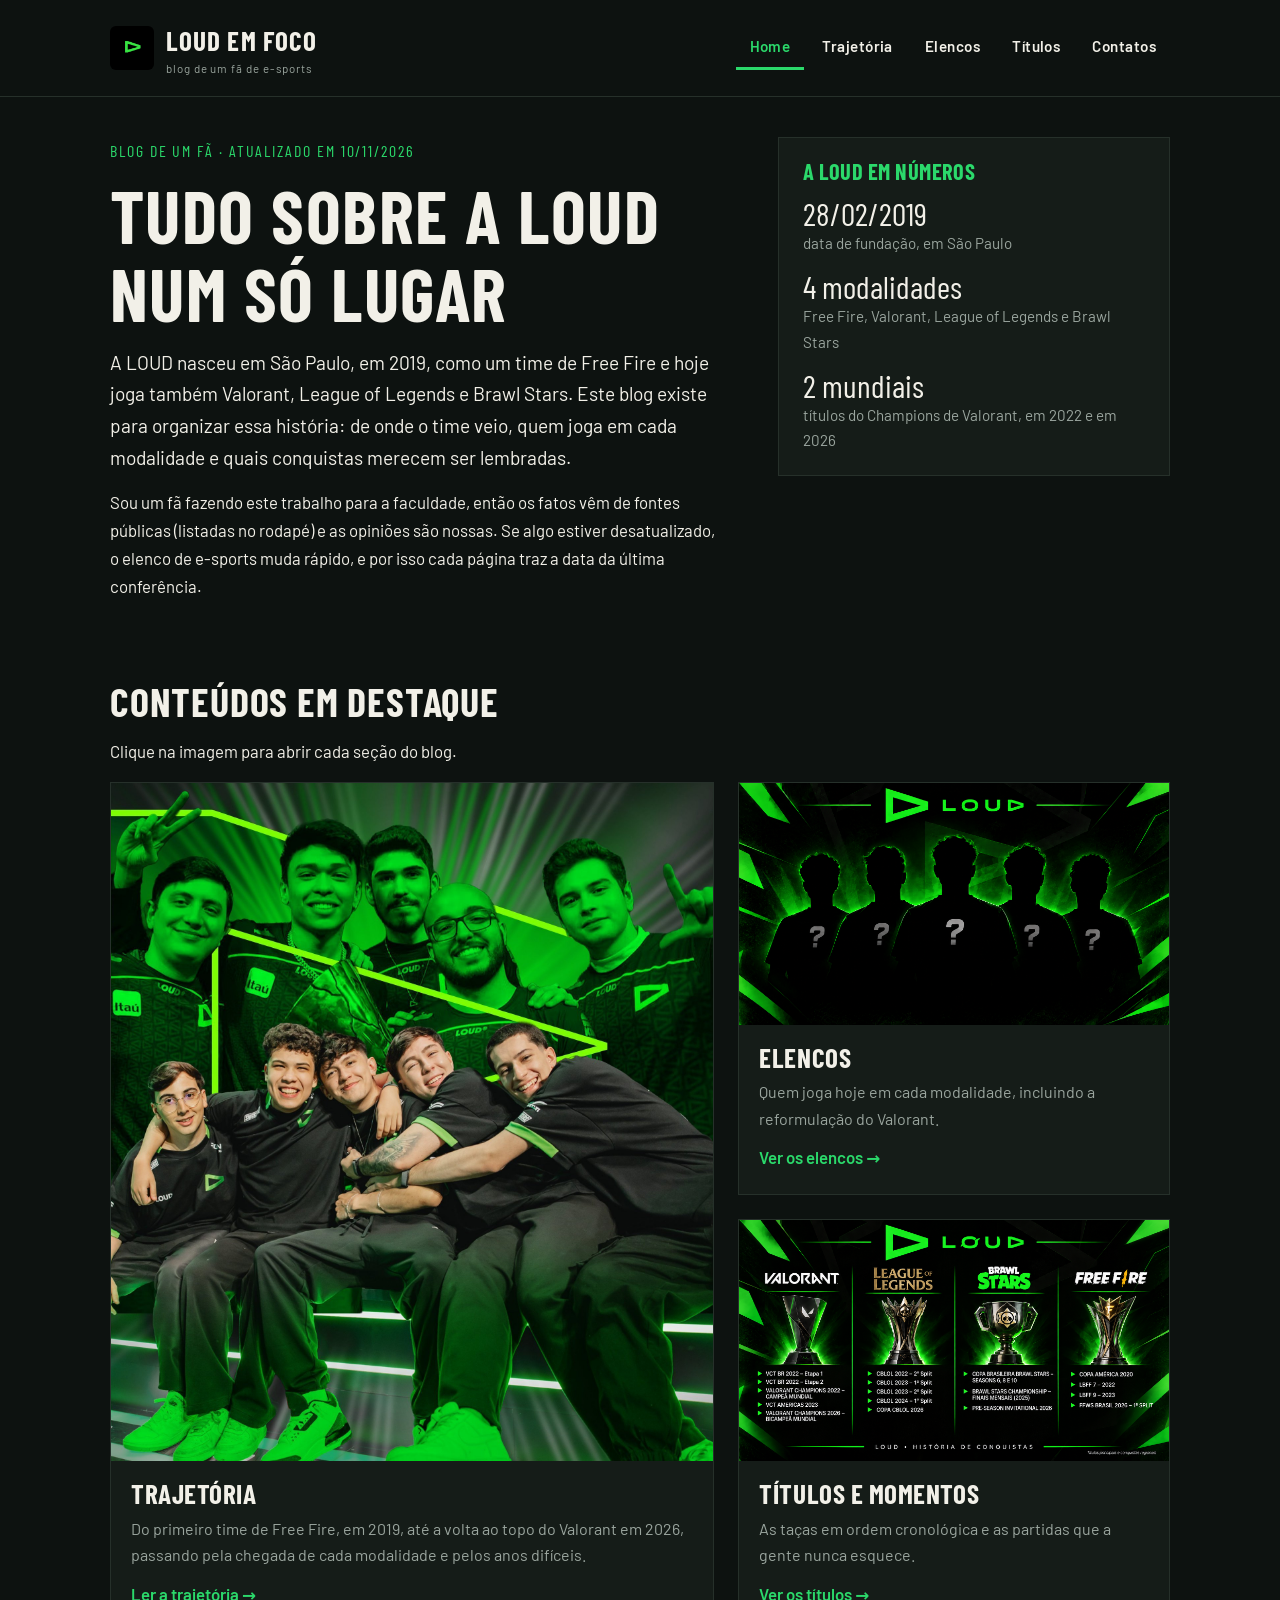
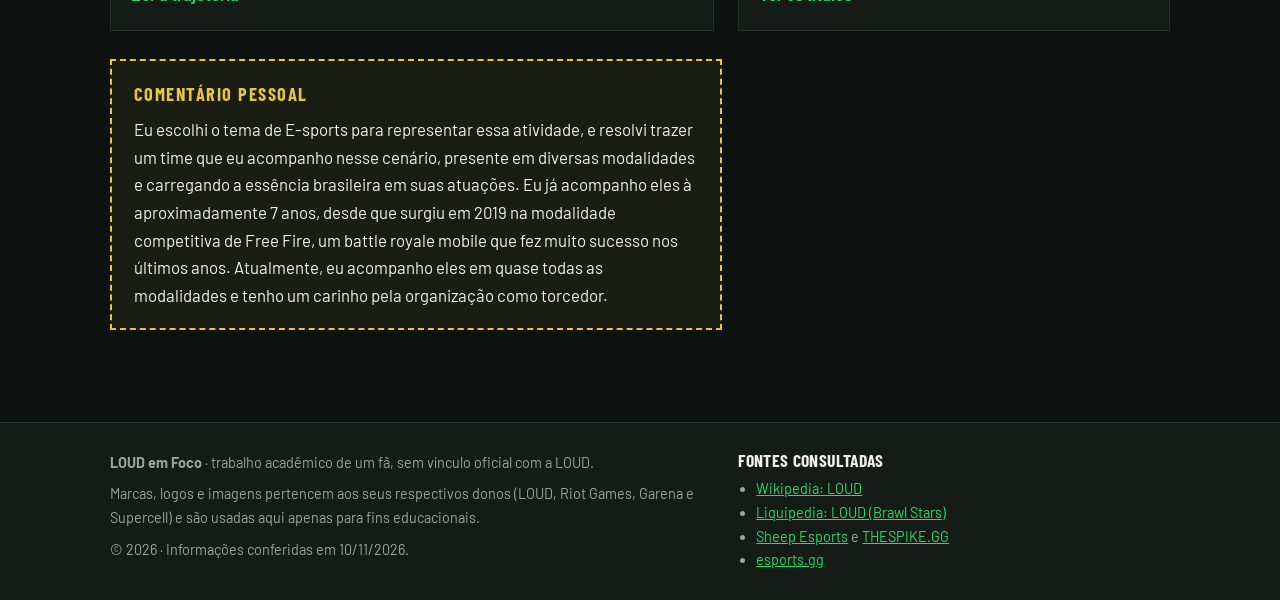
<file: index.html>
<!DOCTYPE html>
<html lang="pt-BR">
<head>
  <meta charset="UTF-8">
  <meta name="viewport" content="width=device-width, initial-scale=1">
  <meta name="description" content="Blog de um fã sobre a LOUD, organização brasileira de e-sports: trajetória, elencos e títulos.">
  <title>LOUD em Foco | Home</title>
  <link rel="stylesheet" href="css/style.css">
</head>
<body>

  <header class="topo">
    <div class="topo-interno">
      <a class="marca" href="index.html">
        <img src="images/logo.png" alt="Logo da LOUD">
        <span>LOUD em Foco<small>blog de um fã de e-sports</small></span>
      </a>
      <nav aria-label="Navegação principal">
        <ul>
          <li><a href="index.html" aria-current="page">Home</a></li>
          <li><a href="trajetoria.html">Trajetória</a></li>
          <li><a href="elencos.html">Elencos</a></li>
          <li><a href="titulos.html">Títulos</a></li>
          <li><a href="contatos.html">Contatos</a></li>
        </ul>
      </nav>
    </div>
  </header>

  <main>
    <section class="abertura" aria-labelledby="titulo-home">
      <div>
        <span class="etiqueta">Blog de um fã · atualizado em 10/11/2026</span>
        <h1 id="titulo-home">Tudo sobre a LOUD num só lugar</h1>
        <p class="chamada">
          A LOUD nasceu em São Paulo, em 2019, como um time de Free Fire e hoje joga também
          Valorant, League of Legends e Brawl Stars. Este blog existe para organizar essa história:
          de onde o time veio, quem joga em cada modalidade e quais conquistas merecem ser lembradas.
        </p>
        <p>
          Sou um fã fazendo este trabalho para a faculdade, então os fatos vêm de fontes
          públicas (listadas no rodapé) e as opiniões são nossas. Se algo estiver desatualizado, o
          elenco de e-sports muda rápido, e por isso cada página traz a data da última conferência.
        </p>
      </div>

      <aside class="numeros" aria-label="A LOUD em números">
        <h2>A LOUD em números</h2>
        <dl>
          <dt>28/02/2019</dt>
          <dd>data de fundação, em São Paulo</dd>
          <dt>4 modalidades</dt>
          <dd>Free Fire, Valorant, League of Legends e Brawl Stars</dd>
          <dt>2 mundiais</dt>
          <dd>títulos do Champions de Valorant, em 2022 e em 2026</dd>
        </dl>
      </aside>
    </section>

    <section aria-labelledby="titulo-destaques">
      <h2 id="titulo-destaques">Conteúdos em destaque</h2>
      <p>Clique na imagem para abrir cada seção do blog.</p>

      <div class="destaques">
        <article class="destaque">
          <a class="imagem" href="trajetoria.html">
            <img src="images/destaque-trajetoria.jpg" alt="Imagem da seção Trajetória: a história da LOUD">
          </a>
          <div class="texto">
            <h3>Trajetória</h3>
            <p>
              Do primeiro time de Free Fire, em 2019, até a volta ao topo do Valorant em 2026,
              passando pela chegada de cada modalidade e pelos anos difíceis.
            </p>
            <a class="ir" href="trajetoria.html">Ler a trajetória →</a>
          </div>
        </article>

        <article class="destaque">
          <a class="imagem" href="elencos.html">
            <img src="images/destaque-elencos.png" alt="Imagem da seção Elencos: jogadores da LOUD">
          </a>
          <div class="texto">
            <h3>Elencos</h3>
            <p>Quem joga hoje em cada modalidade, incluindo a reformulação do Valorant.</p>
            <a class="ir" href="elencos.html">Ver os elencos →</a>
          </div>
        </article>

        <article class="destaque">
          <a class="imagem" href="titulos.html">
            <img src="images/destaque-titulos.png" alt="Imagem da seção Títulos: taças conquistadas pela LOUD">
          </a>
          <div class="texto">
            <h3>Títulos e momentos</h3>
            <p>As taças em ordem cronológica e as partidas que a gente nunca esquece.</p>
            <a class="ir" href="titulos.html">Ver os títulos →</a>
          </div>
        </article>
      </div>
    </section>

    <div class="opiniao">
      <strong>Comentário pessoal</strong>
      <p>
         Eu escolhi o tema de E-sports para representar essa atividade, e resolvi trazer um time que eu acompanho
         nesse cenário, presente em diversas modalidades e carregando a essência brasileira em suas atuações.
          Eu já acompanho eles à aproximadamente 7 anos, desde que surgiu em 2019 na modalidade competitiva 
         de Free Fire, um battle royale mobile que fez muito sucesso nos últimos anos. Atualmente, eu acompanho eles 
         em quase todas as modalidades e tenho um carinho pela organização como torcedor.
      </p>
    </div>
  </main>

  <footer class="rodape">
    <div class="rodape-interno">
      <div>
        <p><strong>LOUD em Foco</strong> · trabalho acadêmico de um fã, sem vínculo oficial com a LOUD.</p>
        <p>Marcas, logos e imagens pertencem aos seus respectivos donos (LOUD, Riot Games, Garena e Supercell) e são usadas aqui apenas para fins educacionais.</p>
        <p>© 2026 · Informações conferidas em 10/11/2026.</p>
      </div>
      <div>
        <h2>Fontes consultadas</h2>
        <ul>
          <li><a href="https://en.wikipedia.org/wiki/Loud_(esports)">Wikipedia: LOUD</a></li>
          <li><a href="https://liquipedia.net/brawlstars/LOUD">Liquipedia: LOUD (Brawl Stars)</a></li>
          <li><a href="https://www.sheepesports.com/">Sheep Esports</a> e <a href="https://www.thespike.gg/">THESPIKE.GG</a></li>
          <li><a href="https://esports.gg/news/valorant/loud-champions-2026/">esports.gg</a></li>
        </ul>
      </div>
    </div>
  </footer>

</body>
</html>
</file>
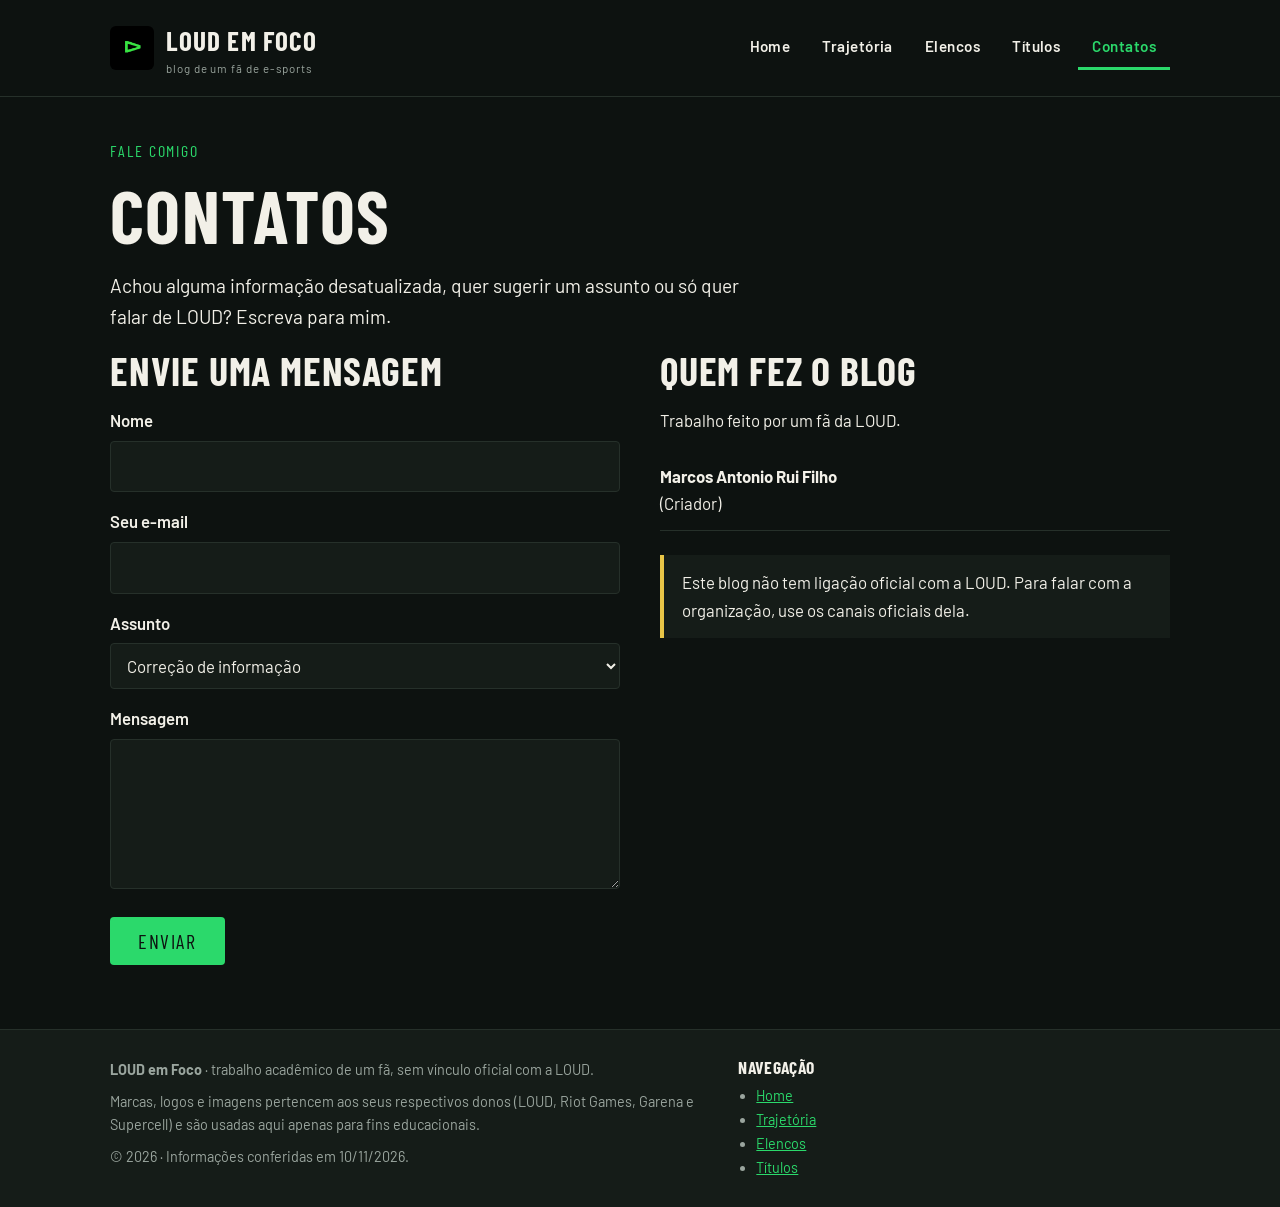
<file: contatos.html>
<!DOCTYPE html>
<html lang="pt-BR">
<head>
  <meta charset="UTF-8">
  <meta name="viewport" content="width=device-width, initial-scale=1">
  <meta name="description" content="Fale com o fã que fez o blog LOUD em Foco.">
  <title>LOUD em Foco | Contatos</title>
  <link rel="stylesheet" href="css/style.css">
</head>
<body>

  <header class="topo">
    <div class="topo-interno">
      <a class="marca" href="index.html">
        <img src="images/logo.png" alt="Logo da LOUD">
        <span>LOUD em Foco<small>blog de um fã de e-sports</small></span>
      </a>
      <nav aria-label="Navegação principal">
        <ul>
          <li><a href="index.html">Home</a></li>
          <li><a href="trajetoria.html">Trajetória</a></li>
          <li><a href="elencos.html">Elencos</a></li>
          <li><a href="titulos.html">Títulos</a></li>
          <li><a href="contatos.html" aria-current="page">Contatos</a></li>
        </ul>
      </nav>
    </div>
  </header>

  <main>
    <span class="etiqueta">Fale comigo</span>
    <h1>Contatos</h1>
    <p class="chamada">
      Achou alguma informação desatualizada, quer sugerir um assunto ou só quer falar de LOUD?
      Escreva para mim.
    </p>

    <div class="contato-grid">
      <section aria-labelledby="titulo-form">
        <h2 id="titulo-form" style="margin-top:0">Envie uma mensagem</h2>
        <form action="mailto:srzitos21@gmail.com" method="post" enctype="text/plain">
          <label for="nome">Nome</label>
          <input type="text" id="nome" name="nome" required autocomplete="name">

          <label for="email">Seu e-mail</label>
          <input type="email" id="email" name="email" required autocomplete="email">

          <label for="assunto">Assunto</label>
          <select id="assunto" name="assunto">
            <option>Correção de informação</option>
            <option>Sugestão de conteúdo</option>
            <option>Só quero conversar sobre a LOUD</option>
          </select>

          <label for="mensagem">Mensagem</label>
          <textarea id="mensagem" name="mensagem" required></textarea>

          <button class="enviar" type="submit">Enviar</button>
        </form>
      </section>

      <section aria-labelledby="titulo-grupo">
        <h2 id="titulo-grupo" style="margin-top:0">Quem fez o blog</h2>
        <p>Trabalho feito por um fã da LOUD.</p>
        <ul class="integrantes">
          <li><strong>Marcos Antonio Rui Filho</strong>(Criador)</li>

        </ul>

        <div class="aviso">
          <p>
            Este blog não tem ligação oficial com a LOUD. Para falar com a organização, use os
            canais oficiais dela.
          </p>
        </div>
      </section>
    </div>
  </main>

  <footer class="rodape">
    <div class="rodape-interno">
      <div>
        <p><strong>LOUD em Foco</strong> · trabalho acadêmico de um fã, sem vínculo oficial com a LOUD.</p>
        <p>Marcas, logos e imagens pertencem aos seus respectivos donos (LOUD, Riot Games, Garena e Supercell) e são usadas aqui apenas para fins educacionais.</p>
        <p>© 2026 · Informações conferidas em 10/11/2026.</p>
      </div>
      <div>
        <h2>Navegação</h2>
        <ul>
          <li><a href="index.html">Home</a></li>
          <li><a href="trajetoria.html">Trajetória</a></li>
          <li><a href="elencos.html">Elencos</a></li>
          <li><a href="titulos.html">Títulos</a></li>
        </ul>
      </div>
    </div>
  </footer>

</body>
</html>
</file>
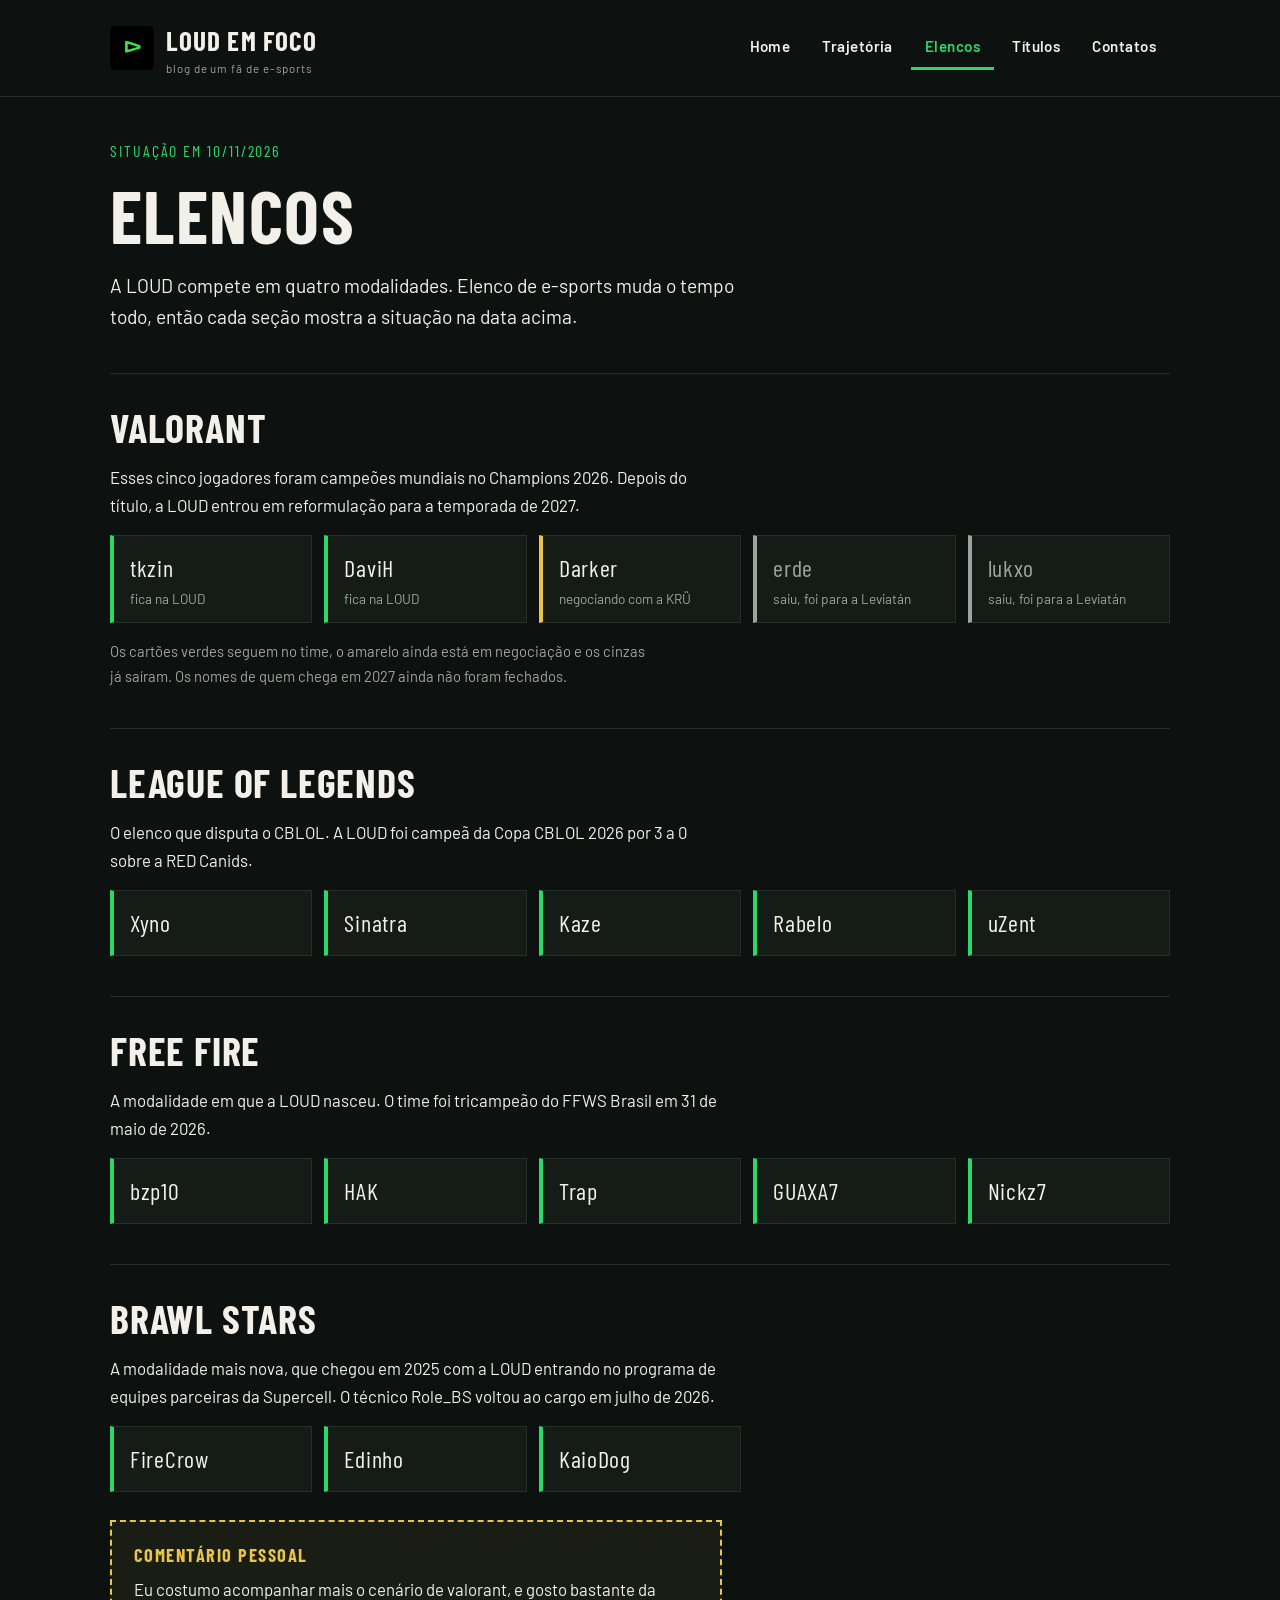
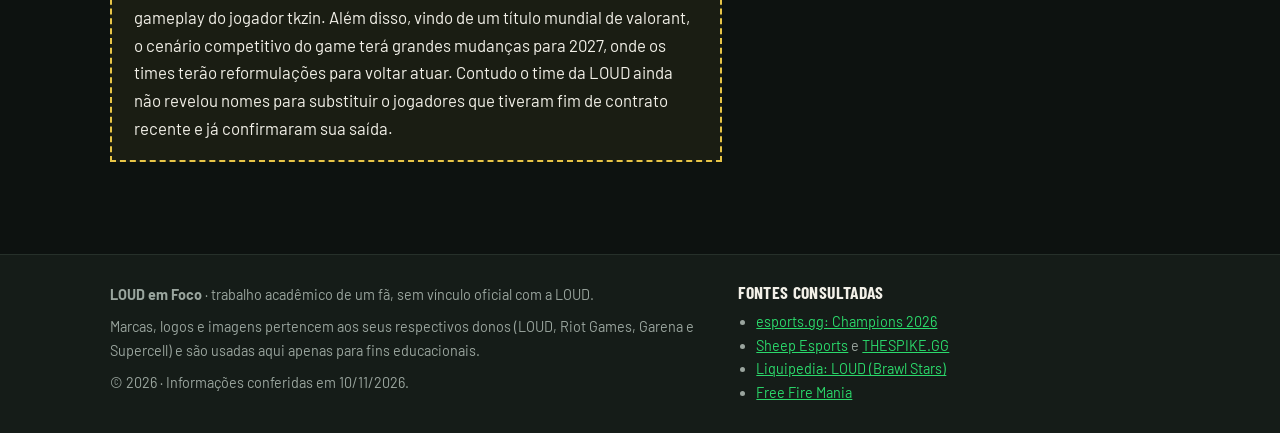
<file: elencos.html>
<!DOCTYPE html>
<html lang="pt-BR">
<head>
  <meta charset="UTF-8">
  <meta name="viewport" content="width=device-width, initial-scale=1">
  <meta name="description" content="Elencos da LOUD em Free Fire, Valorant, League of Legends e Brawl Stars.">
  <title>LOUD em Foco | Elencos</title>
  <link rel="stylesheet" href="css/style.css">
</head>
<body>

  <header class="topo">
    <div class="topo-interno">
      <a class="marca" href="index.html">
        <img src="images/logo.png" alt="Logo da LOUD">
        <span>LOUD em Foco<small>blog de um fã de e-sports</small></span>
      </a>
      <nav aria-label="Navegação principal">
        <ul>
          <li><a href="index.html">Home</a></li>
          <li><a href="trajetoria.html">Trajetória</a></li>
          <li><a href="elencos.html" aria-current="page">Elencos</a></li>
          <li><a href="titulos.html">Títulos</a></li>
          <li><a href="contatos.html">Contatos</a></li>
        </ul>
      </nav>
    </div>
  </header>

  <main>
    <span class="etiqueta">Situação em 10/11/2026</span>
    <h1>Elencos</h1>
    <p class="chamada">
      A LOUD compete em quatro modalidades. Elenco de e-sports muda o tempo todo, então cada
      seção mostra a situação na data acima.
    </p>

    <section class="modalidade" aria-labelledby="valorant">
      <h2 id="valorant">Valorant</h2>
      <p>
        Esses cinco jogadores foram campeões mundiais no Champions 2026. Depois do título,
        a LOUD entrou em reformulação para a temporada de 2027.
      </p>

      <ul class="elenco">
        <li>tkzin <small>fica na LOUD</small></li>
        <li>DaviH <small>fica na LOUD</small></li>
        <li class="indefinido">Darker <small>negociando com a KRÜ</small></li>
        <li class="saiu">erde <small>saiu, foi para a Leviatán</small></li>
        <li class="saiu">lukxo <small>saiu, foi para a Leviatán</small></li>
      </ul>
      <p class="nota-data">
        Os cartões verdes seguem no time, o amarelo ainda está em negociação e os cinzas já saíram.
        Os nomes de quem chega em 2027 ainda não foram fechados.
      </p>
    </section>

    <section class="modalidade" aria-labelledby="lol">
      <h2 id="lol">League of Legends</h2>
      <p>
        O elenco que disputa o CBLOL. A LOUD foi campeã da Copa CBLOL 2026 por 3 a 0 sobre a RED Canids.
      </p>
      <ul class="elenco">
        <li>Xyno</li>
        <li>Sinatra</li>
        <li>Kaze</li>
        <li>Rabelo</li>
        <li>uZent</li>
      </ul>
    </section>

    <section class="modalidade" aria-labelledby="freefire">
      <h2 id="freefire">Free Fire</h2>
      <p>
        A modalidade em que a LOUD nasceu. O time foi tricampeão do FFWS Brasil em 31 de maio de 2026.
      </p>
      <ul class="elenco">
        <li>bzp10</li>
        <li>HAK</li>
        <li>Trap</li>
        <li>GUAXA7</li>
        <li>Nickz7</li>
      </ul>
    </section>

    <section class="modalidade" aria-labelledby="brawl">
      <h2 id="brawl">Brawl Stars</h2>
      <p>
        A modalidade mais nova, que chegou em 2025 com a LOUD entrando no programa de equipes
        parceiras da Supercell. O técnico Role_BS voltou ao cargo em julho de 2026.
      </p>
      <ul class="elenco">
        <li>FireCrow</li>
        <li>Edinho</li>
        <li>KaioDog</li>
      </ul>
    </section>

    <div class="opiniao">
      <strong>Comentário Pessoal</strong>
      <p>
        Eu costumo acompanhar mais o cenário de valorant, e gosto bastante da gameplay do jogador tkzin.
         Além disso, vindo de um título mundial de valorant, o cenário competitivo do game 
        terá grandes mudanças para 2027, onde os times terão reformulações para voltar atuar.
         Contudo o time da LOUD ainda não revelou nomes para substituir o jogadores que tiveram fim de 
        contrato recente e já confirmaram sua saída.
      </p>
    </div>
  </main>

  <footer class="rodape">
    <div class="rodape-interno">
      <div>
        <p><strong>LOUD em Foco</strong> · trabalho acadêmico de um fã, sem vínculo oficial com a LOUD.</p>
        <p>Marcas, logos e imagens pertencem aos seus respectivos donos (LOUD, Riot Games, Garena e Supercell) e são usadas aqui apenas para fins educacionais.</p>
        <p>© 2026 · Informações conferidas em 10/11/2026.</p>
      </div>
      <div>
        <h2>Fontes consultadas</h2>
        <ul>
          <li><a href="https://esports.gg/news/valorant/loud-champions-2026/">esports.gg: Champions 2026</a></li>
          <li><a href="https://www.sheepesports.com/">Sheep Esports</a> e <a href="https://www.thespike.gg/">THESPIKE.GG</a></li>
          <li><a href="https://liquipedia.net/brawlstars/LOUD">Liquipedia: LOUD (Brawl Stars)</a></li>
          <li><a href="https://www.freefiremania.com.br/noticia/loud-campea-ffws-brasil-2026-split-1.html">Free Fire Mania</a></li>
        </ul>
      </div>
    </div>
  </footer>

</body>
</html>
</file>
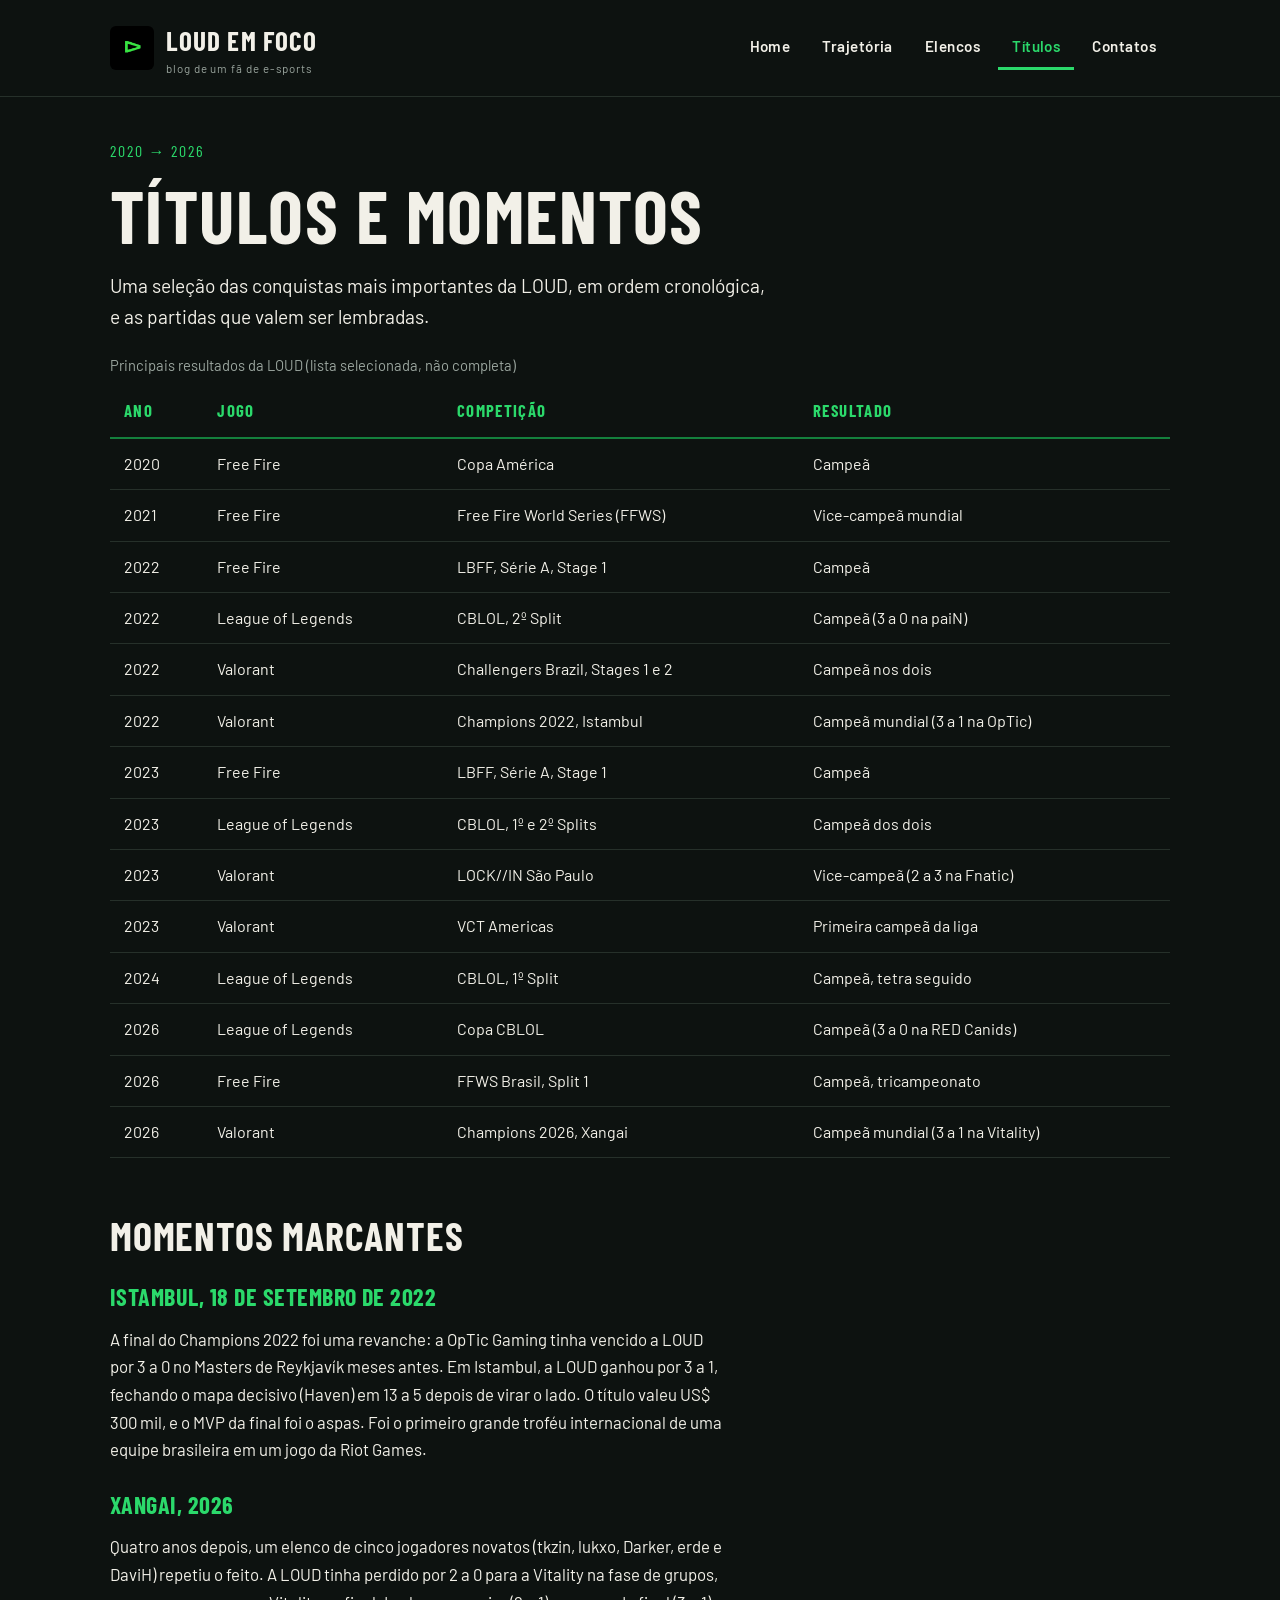
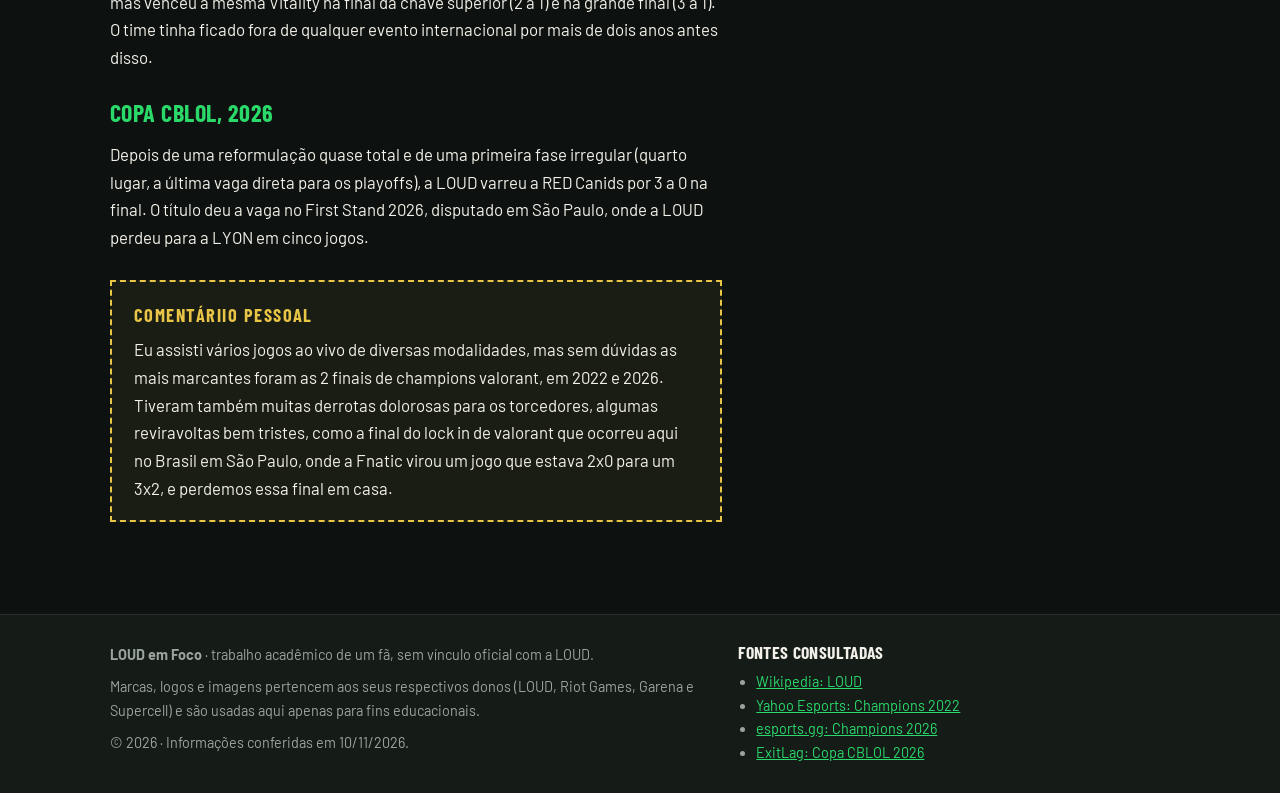
<file: titulos.html>
<!DOCTYPE html>
<html lang="pt-BR">
<head>
  <meta charset="UTF-8">
  <meta name="viewport" content="width=device-width, initial-scale=1">
  <meta name="description" content="Principais títulos e momentos marcantes da LOUD em e-sports.">
  <title>LOUD em Foco | Títulos e momentos</title>
  <link rel="stylesheet" href="css/style.css">
</head>
<body>

  <header class="topo">
    <div class="topo-interno">
      <a class="marca" href="index.html">
        <img src="images/logo.png" alt="Logo da LOUD">
        <span>LOUD em Foco<small>blog de um fã de e-sports</small></span>
      </a>
      <nav aria-label="Navegação principal">
        <ul>
          <li><a href="index.html">Home</a></li>
          <li><a href="trajetoria.html">Trajetória</a></li>
          <li><a href="elencos.html">Elencos</a></li>
          <li><a href="titulos.html" aria-current="page">Títulos</a></li>
          <li><a href="contatos.html">Contatos</a></li>
        </ul>
      </nav>
    </div>
  </header>

  <main>
    <span class="etiqueta">2020 → 2026</span>
    <h1>Títulos e momentos</h1>
    <p class="chamada">
      Uma seleção das conquistas mais importantes da LOUD, em ordem cronológica, e as partidas
      que valem ser lembradas.
    </p>

    <div class="tabela-wrap">
      <table>
        <caption>Principais resultados da LOUD (lista selecionada, não completa)</caption>
        <thead>
          <tr>
            <th scope="col">Ano</th>
            <th scope="col">Jogo</th>
            <th scope="col">Competição</th>
            <th scope="col">Resultado</th>
          </tr>
        </thead>
        <tbody>
          <tr><td>2020</td><td>Free Fire</td><td>Copa América</td><td>Campeã</td></tr>
          <tr><td>2021</td><td>Free Fire</td><td>Free Fire World Series (FFWS)</td><td>Vice-campeã mundial</td></tr>
          <tr><td>2022</td><td>Free Fire</td><td>LBFF, Série A, Stage 1</td><td>Campeã</td></tr>
          <tr><td>2022</td><td>League of Legends</td><td>CBLOL, 2º Split</td><td>Campeã (3 a 0 na paiN)</td></tr>
          <tr><td>2022</td><td>Valorant</td><td>Challengers Brazil, Stages 1 e 2</td><td>Campeã nos dois</td></tr>
          <tr><td>2022</td><td>Valorant</td><td>Champions 2022, Istambul</td><td>Campeã mundial (3 a 1 na OpTic)</td></tr>
          <tr><td>2023</td><td>Free Fire</td><td>LBFF, Série A, Stage 1</td><td>Campeã</td></tr>
          <tr><td>2023</td><td>League of Legends</td><td>CBLOL, 1º e 2º Splits</td><td>Campeã dos dois</td></tr>
          <tr><td>2023</td><td>Valorant</td><td>LOCK//IN São Paulo</td><td>Vice-campeã (2 a 3 na Fnatic)</td></tr>
          <tr><td>2023</td><td>Valorant</td><td>VCT Americas</td><td>Primeira campeã da liga</td></tr>
          <tr><td>2024</td><td>League of Legends</td><td>CBLOL, 1º Split</td><td>Campeã, tetra seguido</td></tr>
          <tr><td>2026</td><td>League of Legends</td><td>Copa CBLOL</td><td>Campeã (3 a 0 na RED Canids)</td></tr>
          <tr><td>2026</td><td>Free Fire</td><td>FFWS Brasil, Split 1</td><td>Campeã, tricampeonato</td></tr>
          <tr><td>2026</td><td>Valorant</td><td>Champions 2026, Xangai</td><td>Campeã mundial (3 a 1 na Vitality)</td></tr>
        </tbody>
      </table>
    </div>

    <h2>Momentos marcantes</h2>

    <h3>Istambul, 18 de setembro de 2022</h3>
    <p>
      A final do Champions 2022 foi uma revanche: a OpTic Gaming tinha vencido a LOUD por 3 a 0
      no Masters de Reykjavík meses antes. Em Istambul, a LOUD ganhou por 3 a 1, fechando o mapa
      decisivo (Haven) em 13 a 5 depois de virar o lado. O título valeu US$ 300 mil, e o MVP da
      final foi o aspas. Foi o primeiro grande troféu internacional de uma equipe brasileira
      em um jogo da Riot Games.
    </p>

    <h3>Xangai, 2026</h3>
    <p>
      Quatro anos depois, um elenco de cinco jogadores novatos (tkzin, lukxo, Darker, erde e DaviH)
      repetiu o feito. A LOUD tinha perdido por 2 a 0 para a Vitality na fase de grupos, mas
      venceu a mesma Vitality na final da chave superior (2 a 1) e na grande final (3 a 1). O time
      tinha ficado fora de qualquer evento internacional por mais de dois anos antes disso.
    </p>

    <h3>Copa CBLOL, 2026</h3>
    <p>
      Depois de uma reformulação quase total e de uma primeira fase irregular (quarto lugar, a
      última vaga direta para os playoffs), a LOUD varreu a RED Canids por 3 a 0 na final. O
      título deu a vaga no First Stand 2026, disputado em São Paulo, onde a LOUD perdeu para a
      LYON em cinco jogos.
    </p>

    <div class="opiniao">
      <strong>Comentáriio Pessoal</strong>
      <p>
        Eu assisti vários jogos ao vivo de diversas modalidades, mas sem dúvidas as mais marcantes foram as 2 finais de champions valorant, em 2022 e 2026. Tiveram também muitas derrotas dolorosas para os torcedores, algumas reviravoltas bem tristes, como a final do lock in de valorant que ocorreu aqui no Brasil em São Paulo, onde a Fnatic virou um jogo que estava 2x0 para um 3x2, e perdemos essa final em casa.
      </p>
    </div>
  </main>

  <footer class="rodape">
    <div class="rodape-interno">
      <div>
        <p><strong>LOUD em Foco</strong> · trabalho acadêmico de um fã, sem vínculo oficial com a LOUD.</p>
        <p>Marcas, logos e imagens pertencem aos seus respectivos donos (LOUD, Riot Games, Garena e Supercell) e são usadas aqui apenas para fins educacionais.</p>
        <p>© 2026 · Informações conferidas em 10/11/2026.</p>
      </div>
      <div>
        <h2>Fontes consultadas</h2>
        <ul>
          <li><a href="https://en.wikipedia.org/wiki/Loud_(esports)">Wikipedia: LOUD</a></li>
          <li><a href="https://malaysia.news.yahoo.com/loud-win-valorant-champions-2022-optic-025514761.html">Yahoo Esports: Champions 2022</a></li>
          <li><a href="https://esports.gg/news/valorant/loud-champions-2026/">esports.gg: Champions 2026</a></li>
          <li><a href="https://www.exitlag.com/news/pt/loud-campea-da-copa-cblol/">ExitLag: Copa CBLOL 2026</a></li>
        </ul>
      </div>
    </div>
  </footer>

</body>
</html>
</file>
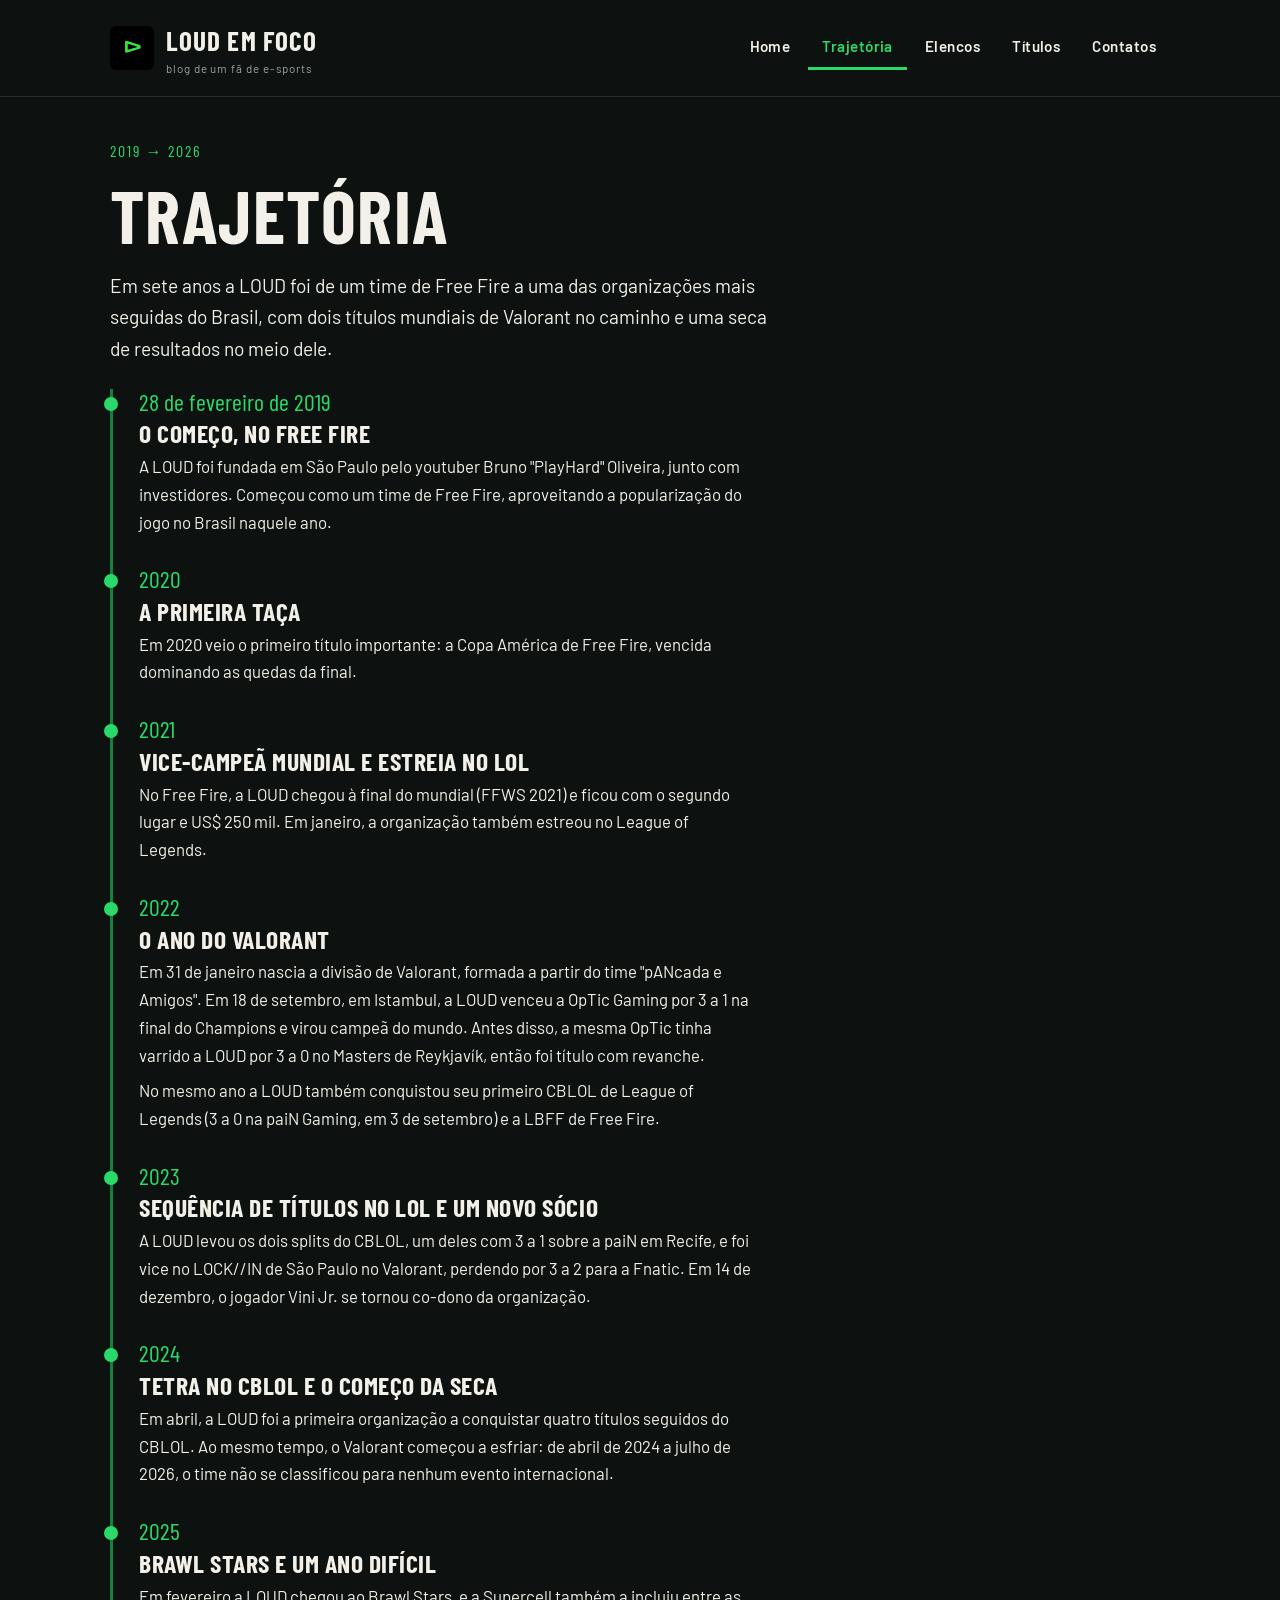
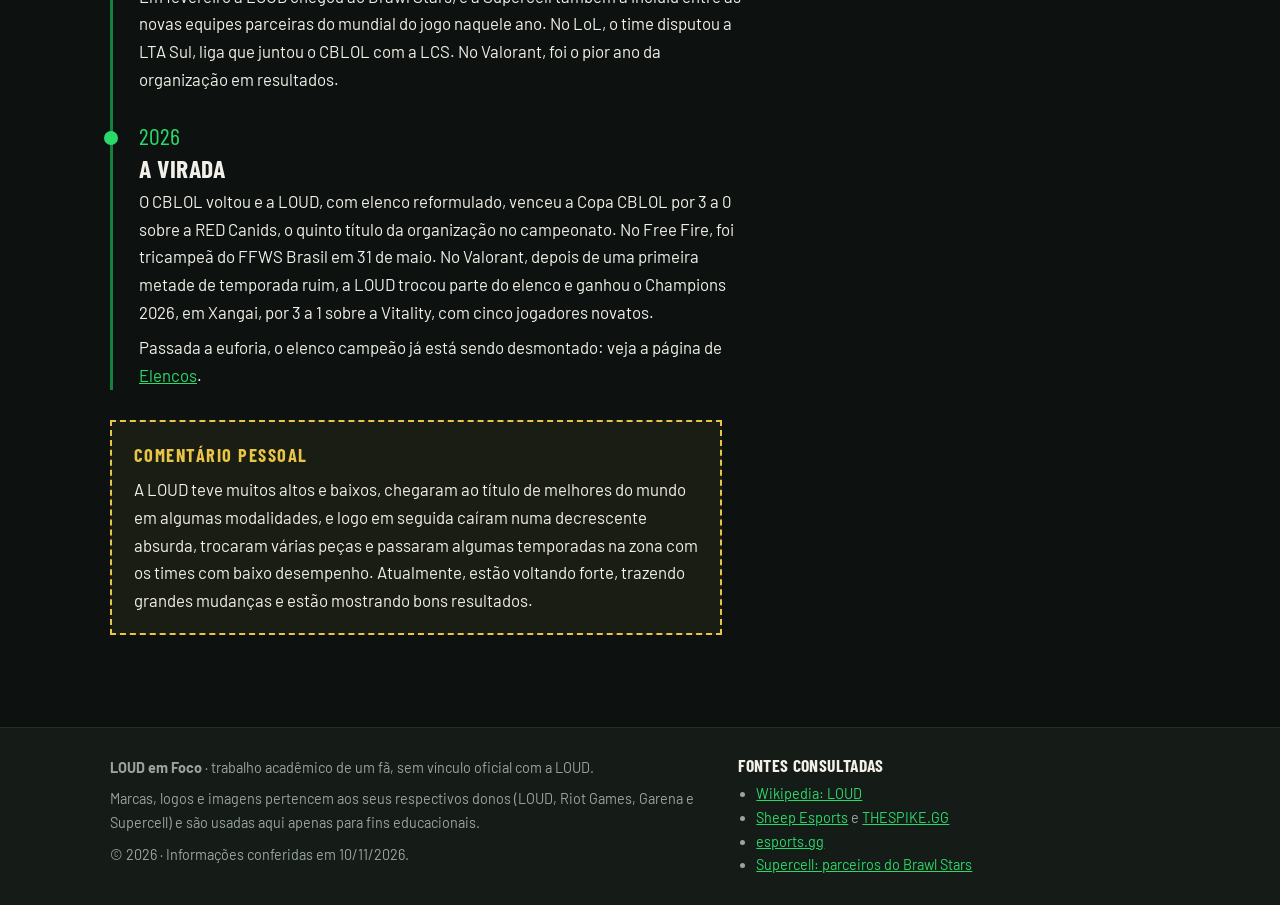
<file: trajetoria.html>
<!DOCTYPE html>
<html lang="pt-BR">
<head>
  <meta charset="UTF-8">
  <meta name="viewport" content="width=device-width, initial-scale=1">
  <meta name="description" content="A trajetória da LOUD, de 2019 a 2026: do Free Fire ao bicampeonato mundial de Valorant.">
  <title>LOUD em Foco | Trajetória</title>
  <link rel="stylesheet" href="css/style.css">
</head>
<body>

  <header class="topo">
    <div class="topo-interno">
      <a class="marca" href="index.html">
        <img src="images/logo.png" alt="Logo da LOUD">
        <span>LOUD em Foco<small>blog de um fã de e-sports</small></span>
      </a>
      <nav aria-label="Navegação principal">
        <ul>
          <li><a href="index.html">Home</a></li>
          <li><a href="trajetoria.html" aria-current="page">Trajetória</a></li>
          <li><a href="elencos.html">Elencos</a></li>
          <li><a href="titulos.html">Títulos</a></li>
          <li><a href="contatos.html">Contatos</a></li>
        </ul>
      </nav>
    </div>
  </header>

  <main>
    <span class="etiqueta">2019 → 2026</span>
    <h1>Trajetória</h1>
    <p class="chamada">
      Em sete anos a LOUD foi de um time de Free Fire a uma das organizações mais seguidas do
      Brasil, com dois títulos mundiais de Valorant no caminho e uma seca de resultados no meio dele.
    </p>

    <ol class="linha-tempo">
      <li>
        <span class="data">28 de fevereiro de 2019</span>
        <h3>O começo, no Free Fire</h3>
        <p>
          A LOUD foi fundada em São Paulo pelo youtuber Bruno "PlayHard" Oliveira, junto com
          investidores. Começou como um time de Free Fire, aproveitando a popularização do jogo
          no Brasil naquele ano.
        </p>
      </li>

      <li>
        <span class="data">2020</span>
        <h3>A primeira taça</h3>
        <p>
          Em 2020 veio o primeiro título importante: a Copa América de Free Fire, vencida
          dominando as quedas da final.
        </p>
      </li>

      <li>
        <span class="data">2021</span>
        <h3>Vice-campeã mundial e estreia no LoL</h3>
        <p>
          No Free Fire, a LOUD chegou à final do mundial (FFWS 2021) e ficou com o segundo
          lugar e US$ 250 mil. Em janeiro, a organização também estreou no League of Legends.
        </p>
      </li>

      <li>
        <span class="data">2022</span>
        <h3>O ano do Valorant</h3>
        <p>
          Em 31 de janeiro nascia a divisão de Valorant, formada a partir do time "pANcada e Amigos".
          Em 18 de setembro, em Istambul, a LOUD venceu a OpTic Gaming por 3 a 1 na final do
          Champions e virou campeã do mundo. Antes disso, a mesma OpTic tinha varrido a LOUD por
          3 a 0 no Masters de Reykjavík, então foi título com revanche.
        </p>
        <p>
          No mesmo ano a LOUD também conquistou seu primeiro CBLOL de League of Legends
          (3 a 0 na paiN Gaming, em 3 de setembro) e a LBFF de Free Fire.
        </p>
      </li>

      <li>
        <span class="data">2023</span>
        <h3>Sequência de títulos no LoL e um novo sócio</h3>
        <p>
          A LOUD levou os dois splits do CBLOL, um deles com 3 a 1 sobre a paiN em Recife, e
          foi vice no LOCK//IN de São Paulo no Valorant, perdendo por 3 a 2 para a Fnatic.
          Em 14 de dezembro, o jogador Vini Jr. se tornou co-dono da organização.
        </p>
      </li>

      <li>
        <span class="data">2024</span>
        <h3>Tetra no CBLOL e o começo da seca</h3>
        <p>
          Em abril, a LOUD foi a primeira organização a conquistar quatro títulos seguidos do
          CBLOL. Ao mesmo tempo, o Valorant começou a esfriar: de abril de 2024 a julho de 2026,
          o time não se classificou para nenhum evento internacional.
        </p>
      </li>

      <li>
        <span class="data">2025</span>
        <h3>Brawl Stars e um ano difícil</h3>
        <p>
          Em fevereiro a LOUD chegou ao Brawl Stars, e a Supercell também a incluiu entre as novas
          equipes parceiras do mundial do jogo naquele ano. No LoL, o time disputou a LTA Sul,
          liga que juntou o CBLOL com a LCS. No Valorant, foi o pior ano da organização em resultados.
        </p>
      </li>

      <li>
        <span class="data">2026</span>
        <h3>A virada</h3>
        <p>
          O CBLOL voltou e a LOUD, com elenco reformulado, venceu a Copa CBLOL por 3 a 0 sobre a
          RED Canids, o quinto título da organização no campeonato. No Free Fire, foi tricampeã
          do FFWS Brasil em 31 de maio. No Valorant, depois de uma primeira metade de temporada
          ruim, a LOUD trocou parte do elenco e ganhou o Champions 2026, em Xangai, por 3 a 1
          sobre a Vitality, com cinco jogadores novatos.
        </p>
        <p>
          Passada a euforia, o elenco campeão já está sendo desmontado: veja a página de
          <a href="elencos.html">Elencos</a>.
        </p>
      </li>
    </ol>

    <div class="opiniao">
      <strong>Comentário Pessoal</strong>
      <p>
         A LOUD teve muitos altos e baixos, chegaram ao título de melhores do mundo em algumas modalidades, e logo em seguida caíram numa decrescente absurda, trocaram várias peças e passaram algumas temporadas na zona com os times com baixo desempenho. Atualmente, estão voltando forte, trazendo grandes mudanças e estão mostrando bons resultados.
      </p>
    </div>
  </main>

  <footer class="rodape">
    <div class="rodape-interno">
      <div>
        <p><strong>LOUD em Foco</strong> · trabalho acadêmico de um fã, sem vínculo oficial com a LOUD.</p>
        <p>Marcas, logos e imagens pertencem aos seus respectivos donos (LOUD, Riot Games, Garena e Supercell) e são usadas aqui apenas para fins educacionais.</p>
        <p>© 2026 · Informações conferidas em 10/11/2026.</p>
      </div>
      <div>
        <h2>Fontes consultadas</h2>
        <ul>
          <li><a href="https://en.wikipedia.org/wiki/Loud_(esports)">Wikipedia: LOUD</a></li>
          <li><a href="https://www.sheepesports.com/">Sheep Esports</a> e <a href="https://www.thespike.gg/">THESPIKE.GG</a></li>
          <li><a href="https://esports.gg/news/valorant/loud-champions-2026/">esports.gg</a></li>
          <li><a href="https://supercell.com/en/games/brawlstars/blog/esports/new-partner-teams-are-sprays-going-away-forever">Supercell: parceiros do Brawl Stars</a></li>
        </ul>
      </div>
    </div>
  </footer>

</body>
</html>
</file>
<file: css/style.css>
/* LOUD em Foco - folha de estilo única para todas as páginas */

@import url("https://fonts.googleapis.com/css2?family=Barlow+Condensed:wght@600;700&family=Barlow:wght@400;500;600&display=swap");

:root {
  --preto: #0d1210;
  --preto-2: #151c18;
  --linha: #26302a;
  --verde: #2bd96b;
  --verde-escuro: #14803d;
  --papel: #f2f0e8;
  --cinza: #9aa59e;
  --aviso: #e8c547;
  --fonte-titulo: "Barlow Condensed", "Arial Narrow", Impact, sans-serif;
  --fonte-texto: "Barlow", system-ui, -apple-system, "Segoe UI", Arial, sans-serif;
}

* { box-sizing: border-box; }

html { scroll-behavior: smooth; }

body {
  margin: 0;
  background: var(--preto);
  color: var(--papel);
  font-family: var(--fonte-texto);
  font-size: 1.05rem;
  line-height: 1.65;
}

img { max-width: 100%; display: block; }

a { color: var(--verde); }
a:hover { color: var(--papel); }

/* ---------- Cabeçalho e navegação ---------- */

header.topo {
  border-bottom: 1px solid var(--linha);
  background: var(--preto);
}

.topo-interno {
  max-width: 1100px;
  margin: 0 auto;
  padding: 18px 20px;
  display: flex;
  align-items: center;
  justify-content: space-between;
  gap: 16px;
  flex-wrap: wrap;
}

.marca {
  display: flex;
  align-items: center;
  gap: 12px;
  text-decoration: none;
  color: var(--papel);
}

.marca img { width: 44px; height: 44px; border-radius: 6px; }

.marca span {
  font-family: var(--fonte-titulo);
  font-weight: 700;
  font-size: 1.7rem;
  letter-spacing: 0.04em;
  text-transform: uppercase;
}

.marca small {
  display: block;
  font-family: var(--fonte-texto);
  font-weight: 400;
  font-size: 0.72rem;
  letter-spacing: 0.08em;
  color: var(--cinza);
  text-transform: none;
  margin-top: -4px;
}

nav ul {
  list-style: none;
  margin: 0;
  padding: 0;
  display: flex;
  gap: 4px;
  flex-wrap: wrap;
}

nav a {
  display: block;
  padding: 8px 14px;
  text-decoration: none;
  color: var(--papel);
  font-weight: 600;
  font-size: 0.95rem;
  letter-spacing: 0.03em;
  border-bottom: 3px solid transparent;
}

nav a:hover { border-bottom-color: var(--cinza); color: var(--papel); }

nav a[aria-current="page"] {
  border-bottom-color: var(--verde);
  color: var(--verde);
}

/* ---------- Conteúdo ---------- */

main {
  max-width: 1100px;
  margin: 0 auto;
  padding: 40px 20px 64px;
}

h1, h2, h3 {
  font-family: var(--fonte-titulo);
  text-transform: uppercase;
  letter-spacing: 0.02em;
  line-height: 1.05;
  margin: 0 0 16px;
}

h1 { font-size: clamp(2.6rem, 7vw, 4.6rem); }
h2 { font-size: clamp(1.8rem, 4vw, 2.5rem); margin-top: 56px; }
h3 { font-size: 1.5rem; color: var(--verde); margin-top: 28px; }

p { margin: 0 0 16px; max-width: 68ch; }

.chamada {
  font-size: 1.2rem;
  color: var(--papel);
  max-width: 60ch;
}

.etiqueta {
  display: inline-block;
  font-family: var(--fonte-titulo);
  font-size: 1rem;
  letter-spacing: 0.12em;
  text-transform: uppercase;
  color: var(--verde);
  margin-bottom: 12px;
}

/* Abertura da home: texto à esquerda, quadro de números à direita */
.abertura {
  display: grid;
  grid-template-columns: 1.6fr 1fr;
  gap: 40px;
  align-items: start;
  padding-bottom: 8px;
}

.numeros {
  border: 1px solid var(--linha);
  background: var(--preto-2);
  padding: 22px 24px;
}

.numeros h2 { margin: 0 0 12px; font-size: 1.4rem; color: var(--verde); }

.numeros dl { margin: 0; }
.numeros dt {
  font-family: var(--fonte-titulo);
  font-size: 2rem;
  color: var(--papel);
  line-height: 1;
  margin-top: 14px;
}
.numeros dd { margin: 2px 0 0; color: var(--cinza); font-size: 0.95rem; }

/* Destaques: um card grande e dois menores, de propósito não simétrico */
.destaques {
  display: grid;
  grid-template-columns: 1.4fr 1fr;
  grid-template-rows: auto auto;
  gap: 24px;
}

.destaque { background: var(--preto-2); border: 1px solid var(--linha); }
.destaque:first-child { grid-row: span 2; }

.destaque a.imagem { display: block; overflow: hidden; }
.destaque img {
  width: 100%;
  aspect-ratio: 16 / 9;
  object-fit: cover;
  transition: transform 0.25s ease;
}
.destaque:first-child { display: flex; flex-direction: column; }
.destaque:first-child a.imagem { flex: 1; min-height: 0; }
.destaque:first-child img { aspect-ratio: auto; height: 100%; min-height: 280px; }
.destaque a.imagem:hover img { transform: scale(1.03); }

.destaque .texto { padding: 18px 20px 22px; }
.destaque h3 { margin: 0 0 8px; color: var(--papel); font-size: 1.7rem; }
.destaque p { margin: 0; color: var(--cinza); font-size: 1rem; }
.destaque .ir {
  display: inline-block;
  margin-top: 12px;
  font-weight: 600;
  text-decoration: none;
}
.destaque .ir:hover { text-decoration: underline; }

/* ---------- Linha do tempo ---------- */

.linha-tempo {
  list-style: none;
  margin: 24px 0 0;
  padding: 0 0 0 26px;
  border-left: 3px solid var(--verde-escuro);
}

.linha-tempo li { position: relative; margin-bottom: 30px; }

.linha-tempo li::before {
  content: "";
  position: absolute;
  left: -35px;
  top: 8px;
  width: 14px;
  height: 14px;
  background: var(--verde);
  border-radius: 50%;
}

.linha-tempo .data {
  font-family: var(--fonte-titulo);
  font-size: 1.5rem;
  color: var(--verde);
  line-height: 1.1;
}

.linha-tempo h3 { margin: 2px 0 6px; font-size: 1.6rem; color: var(--papel); }
.linha-tempo p { margin: 0 0 8px; }

/* ---------- Elencos ---------- */

.modalidade {
  border-top: 1px solid var(--linha);
  padding-top: 8px;
  margin-top: 40px;
}

.modalidade h2 { margin-top: 24px; }

.elenco {
  list-style: none;
  padding: 0;
  margin: 16px 0;
  display: grid;
  grid-template-columns: repeat(auto-fill, minmax(190px, 1fr));
  gap: 12px;
}

.elenco li {
  background: var(--preto-2);
  border: 1px solid var(--linha);
  border-left: 4px solid var(--verde);
  padding: 12px 16px;
  font-family: var(--fonte-titulo);
  font-size: 1.5rem;
  letter-spacing: 0.03em;
}

.elenco li small {
  display: block;
  font-family: var(--fonte-texto);
  font-size: 0.85rem;
  letter-spacing: 0;
  color: var(--cinza);
}

.elenco li.saiu { border-left-color: var(--cinza); color: var(--cinza); }
.elenco li.indefinido { border-left-color: var(--aviso); }

.nota-data {
  color: var(--cinza);
  font-size: 0.92rem;
  margin: 4px 0 0;
}

/* ---------- Caixas ---------- */

.opiniao {
  border: 2px dashed var(--aviso);
  background: rgba(232, 197, 71, 0.06);
  padding: 18px 22px;
  margin: 28px 0;
  max-width: 68ch;
}

.opiniao strong {
  font-family: var(--fonte-titulo);
  text-transform: uppercase;
  letter-spacing: 0.08em;
  color: var(--aviso);
  font-size: 1.15rem;
}

.opiniao p { margin: 6px 0 0; color: var(--papel); }

.aviso {
  border-left: 4px solid var(--aviso);
  background: var(--preto-2);
  padding: 14px 18px;
  margin: 24px 0;
  max-width: 68ch;
}

.aviso p { margin: 0; }

/* ---------- Tabela de títulos ---------- */

.tabela-wrap { overflow-x: auto; margin: 20px 0; }

table {
  width: 100%;
  border-collapse: collapse;
  min-width: 560px;
  font-size: 1rem;
}

caption {
  text-align: left;
  color: var(--cinza);
  font-size: 0.92rem;
  padding-bottom: 8px;
}

th, td {
  text-align: left;
  padding: 12px 14px;
  border-bottom: 1px solid var(--linha);
  vertical-align: top;
}

th {
  font-family: var(--fonte-titulo);
  letter-spacing: 0.08em;
  text-transform: uppercase;
  color: var(--verde);
  font-size: 1.05rem;
  border-bottom: 2px solid var(--verde-escuro);
}

/* ---------- Contatos ---------- */

.contato-grid {
  display: grid;
  grid-template-columns: 1fr 1fr;
  gap: 40px;
  align-items: start;
}

form label {
  display: block;
  font-weight: 600;
  margin: 16px 0 6px;
}

form input,
form textarea,
form select {
  width: 100%;
  padding: 11px 12px;
  background: var(--preto-2);
  color: var(--papel);
  border: 1px solid var(--linha);
  border-radius: 4px;
  font: inherit;
}

form input:focus,
form textarea:focus,
form select:focus {
  outline: 2px solid var(--verde);
  outline-offset: 1px;
}

form textarea { min-height: 150px; resize: vertical; }

button.enviar {
  margin-top: 20px;
  padding: 12px 28px;
  background: var(--verde);
  color: var(--preto);
  border: 0;
  border-radius: 4px;
  font-family: var(--fonte-titulo);
  font-size: 1.25rem;
  letter-spacing: 0.08em;
  text-transform: uppercase;
  cursor: pointer;
}

button.enviar:hover { background: var(--papel); }

.integrantes { list-style: none; margin: 16px 0 0; padding: 0; }
.integrantes li {
  padding: 12px 0;
  border-bottom: 1px solid var(--linha);
}
.integrantes strong { display: block; }

/* ---------- Rodapé ---------- */

footer.rodape {
  border-top: 1px solid var(--linha);
  background: var(--preto-2);
  color: var(--cinza);
  font-size: 0.9rem;
}

.rodape-interno {
  max-width: 1100px;
  margin: 0 auto;
  padding: 28px 20px;
  display: grid;
  grid-template-columns: 1.4fr 1fr;
  gap: 24px;
}

.rodape p { margin: 0 0 8px; max-width: none; }
.rodape h2 {
  font-size: 1.1rem;
  margin: 0 0 8px;
  color: var(--papel);
}
.rodape ul { margin: 0; padding-left: 18px; }
.rodape a { color: var(--verde); }

/* ---------- Telas menores ---------- */

@media (max-width: 820px) {
  .abertura,
  .destaques,
  .contato-grid,
  .rodape-interno { grid-template-columns: 1fr; }

  .destaque:first-child { grid-row: auto; display: block; }
  .destaque:first-child img { aspect-ratio: 16 / 9; height: auto; min-height: 0; }

  .topo-interno { flex-direction: column; align-items: flex-start; }
  main { padding-top: 28px; }
}
</file>
